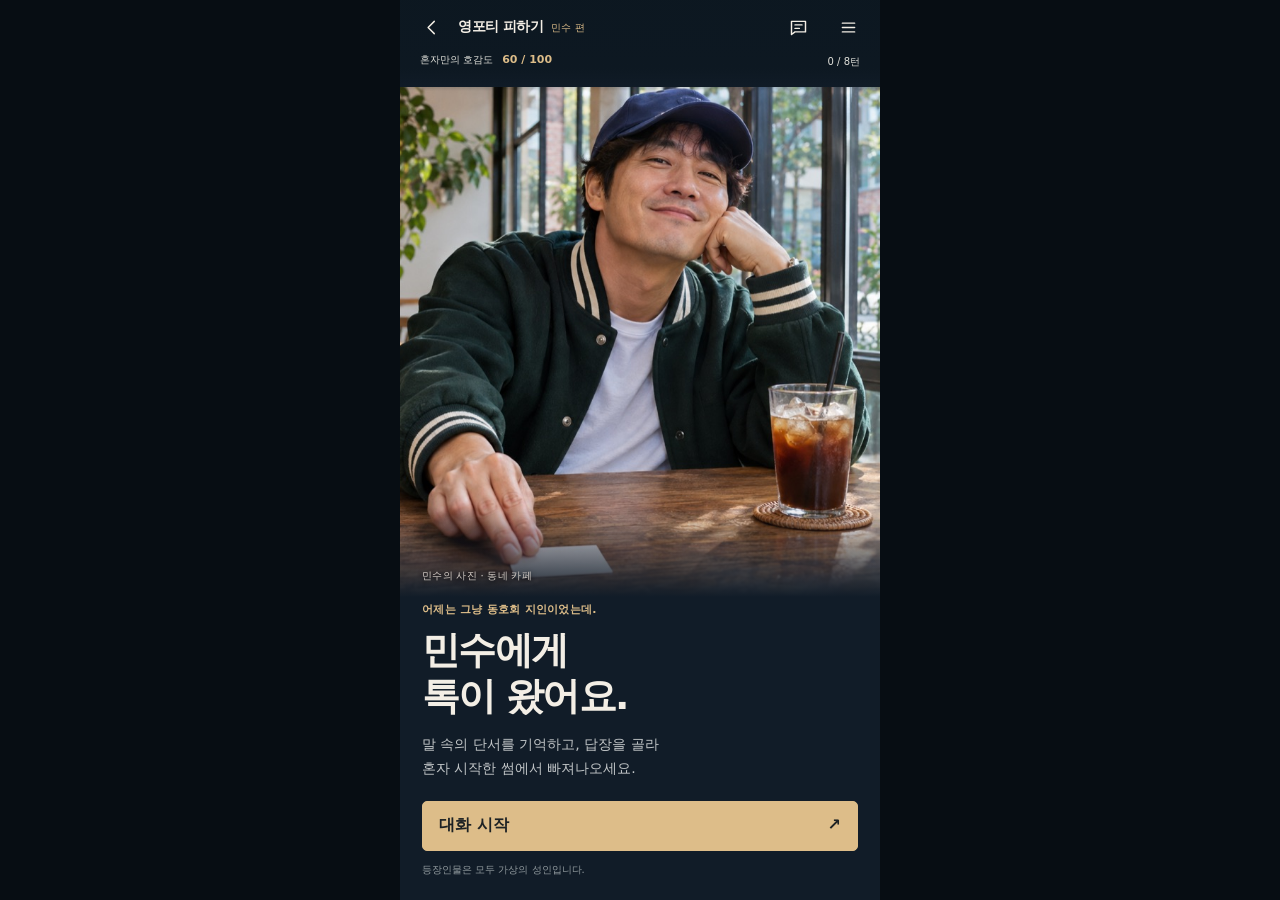
<file: index.html>
<!doctype html>
<html lang="ko">
<head>
  <meta charset="utf-8">
  <meta name="viewport" content="width=device-width, initial-scale=1, viewport-fit=cover">
  <meta http-equiv="Content-Security-Policy" content="default-src 'self'; connect-src 'none'; object-src 'none'; frame-src 'none'; base-uri 'none'; form-action 'none'">
  <meta name="theme-color" content="#111922">
  <title>영포티 피하기 | 민수와의 대화</title>
  <meta name="description" content="보드게임 동호회 지인 민수와의 대화. 답장으로 상대의 혼자만의 호감도를 낮추는 한국어 선택형 게임.">
  <meta name="robots" content="noindex, follow">
  <meta property="og:type" content="website">
  <meta property="og:title" content="영포티 피하기">
  <meta property="og:description" content="민수에게 뭐라고 답할까요? 최대 여덟 번의 답장으로 대화의 흐름이 달라집니다.">
  <meta property="og:url" content="https://emfls.github.io/youngforty-escape-preview/">
  <meta property="og:image" content="https://emfls.github.io/youngforty-escape-preview/images/cafe-open.jpg">
  <meta property="og:image:alt" content="영포티 피하기의 가상 카페 장면">
  <link rel="canonical" href="https://emfls.github.io/youngforty-escape-preview/">
  <link rel="preload" as="image" href="./images/cafe.jpg" fetchpriority="high">
  <link rel="icon" href="./mark.svg" type="image/svg+xml">
  <link rel="stylesheet" href="./chat.css?v=10">
  <script type="module" src="./messenger.mjs?v=10"></script>
</head>
<body>
  <main class="novel" id="game" data-mode="welcome" aria-label="영포티 피하기">
    <header class="game-header">
      <div class="toolbar">
        <a class="icon-button" id="back" href="./episodes.html" aria-label="뒤로가기"><svg viewBox="0 0 24 24" aria-hidden="true"><path d="m14 5-7 7 7 7"/></svg></a>
        <div class="game-title"><h1>영포티 피하기</h1><span>민수 편</span></div>
        <button class="icon-button" id="open-history" type="button" aria-label="대화 기록"><svg viewBox="0 0 24 24" aria-hidden="true"><path d="M4 5h16v12H8l-4 3Z M8 9h8 M8 13h5"/></svg></button>
        <details id="room-options" class="room-options">
          <summary class="icon-button" aria-label="게임 메뉴"><svg viewBox="0 0 24 24" aria-hidden="true"><path d="M5 7h14 M5 12h14 M5 17h14"/></svg></summary>
          <div class="menu-panel">
            <p>대화 설정</p>
            <label><input id="fast" type="checkbox"> 타이핑 생략</label>
            <label><input id="sound" type="checkbox"> 알림 소리</label>
            <a href="./episodes.html">사진 이야기 목록</a>
            <button id="block" type="button">차단하고 대화 끝내기</button>
          </div>
        </details>
      </div>
      <div class="interest">
        <label for="score">혼자만의 호감도 <strong id="score-value">60 / 100</strong></label>
        <span id="turn-count">0 / 8턴</span>
        <meter id="score" min="0" max="100" value="60"></meter>
      </div>
    </header>

    <div class="photo-stage" id="photo-stage">
      <img id="scene-photo" src="./images/cafe.jpg" width="1280" height="720" fetchpriority="high" decoding="async" alt="카페 테이블에 앉은 가상의 민수">
      <p class="photo-caption" id="photo-caption">민수의 사진 · 동네 카페</p>
    </div>

    <section class="story-panel" id="story-panel">
      <div class="welcome" id="welcome">
        <p class="eyebrow">어제는 그냥 동호회 지인이었는데.</p>
        <h2 id="welcome-title" tabindex="-1">민수에게<br>톡이 왔어요.</h2>
        <p class="welcome-copy">말 속의 단서를 기억하고, 답장을 골라<br>혼자 시작한 썸에서 빠져나오세요.</p>
        <button class="primary" id="start" type="button">대화 시작 <span aria-hidden="true">↗</span></button>
        <p class="fiction">등장인물은 모두 가상의 성인입니다.</p>
        <noscript>게임을 시작하려면 자바스크립트를 켜 주세요.</noscript>
      </div>
      <div id="dialogue" hidden>
        <div class="speaker-row"><span id="speaker" class="nameplate">민수</span><span class="scene-note">개인 대화</span></div>
        <button id="dialogue-line" class="dialogue-line" type="button" aria-label="현재 대사">
          <span id="dialogue-text" class="dialogue-text" aria-hidden="true"></span>
        </button>
        <p class="sr-only" id="spoken-line" role="status" aria-live="polite"></p>
        <p id="feedback" class="feedback" role="status" hidden></p>
        <div class="choice-area" id="choice-area" hidden>
          <p id="reply-title" class="eyebrow" tabindex="-1">어떻게 답할까요?</p>
          <div class="replies" id="replies"></div>
        </div>
        <button id="advance" class="dialogue-advance" type="button" aria-label="다음 대사"><span id="next-label">다음 ▸</span></button>
      </div>
    </section>

    <section class="result" id="result" hidden aria-labelledby="ending-title">
      <div class="result-content">
        <p class="eyebrow" id="result-status"></p>
        <h2 id="ending-title" tabindex="-1"></h2>
        <p id="ending-copy"></p>
        <dl class="result-stats"><div><dt>진행</dt><dd id="result-turns"></dd></div><div><dt>호감도</dt><dd id="result-score"></dd></div></dl>
        <h3 id="highlights-title"></h3><ul id="highlights"></ul>
        <label id="copy-fallback" hidden>결과 문구<textarea id="share-text" readonly rows="3"></textarea></label>
        <p id="copy-status" class="copy-status" role="status"></p>
      </div>
      <div class="end-actions"><button class="primary" id="restart" type="button">다시 하기</button><button id="share" type="button">결과 복사</button></div>
    </section>

    <dialog id="history-dialog" class="history-dialog" aria-labelledby="history-title">
      <header><div><p class="eyebrow">놓친 단서가 있었나요?</p><h2 id="history-title">대화 기록</h2></div><button class="icon-button" id="close-history" type="button" aria-label="대화 기록 닫기">✕</button></header>
      <ol id="history-log" class="history-log" aria-label="민수와 나의 이전 대화"></ol>
      <p class="history-empty" id="history-empty">대화를 시작하면 여기에 기록돼요.</p>
      <p class="history-footer">기록을 닫으면 읽던 대화로 돌아갑니다.</p>
    </dialog>
  </main>
</body>
</html>
</file>
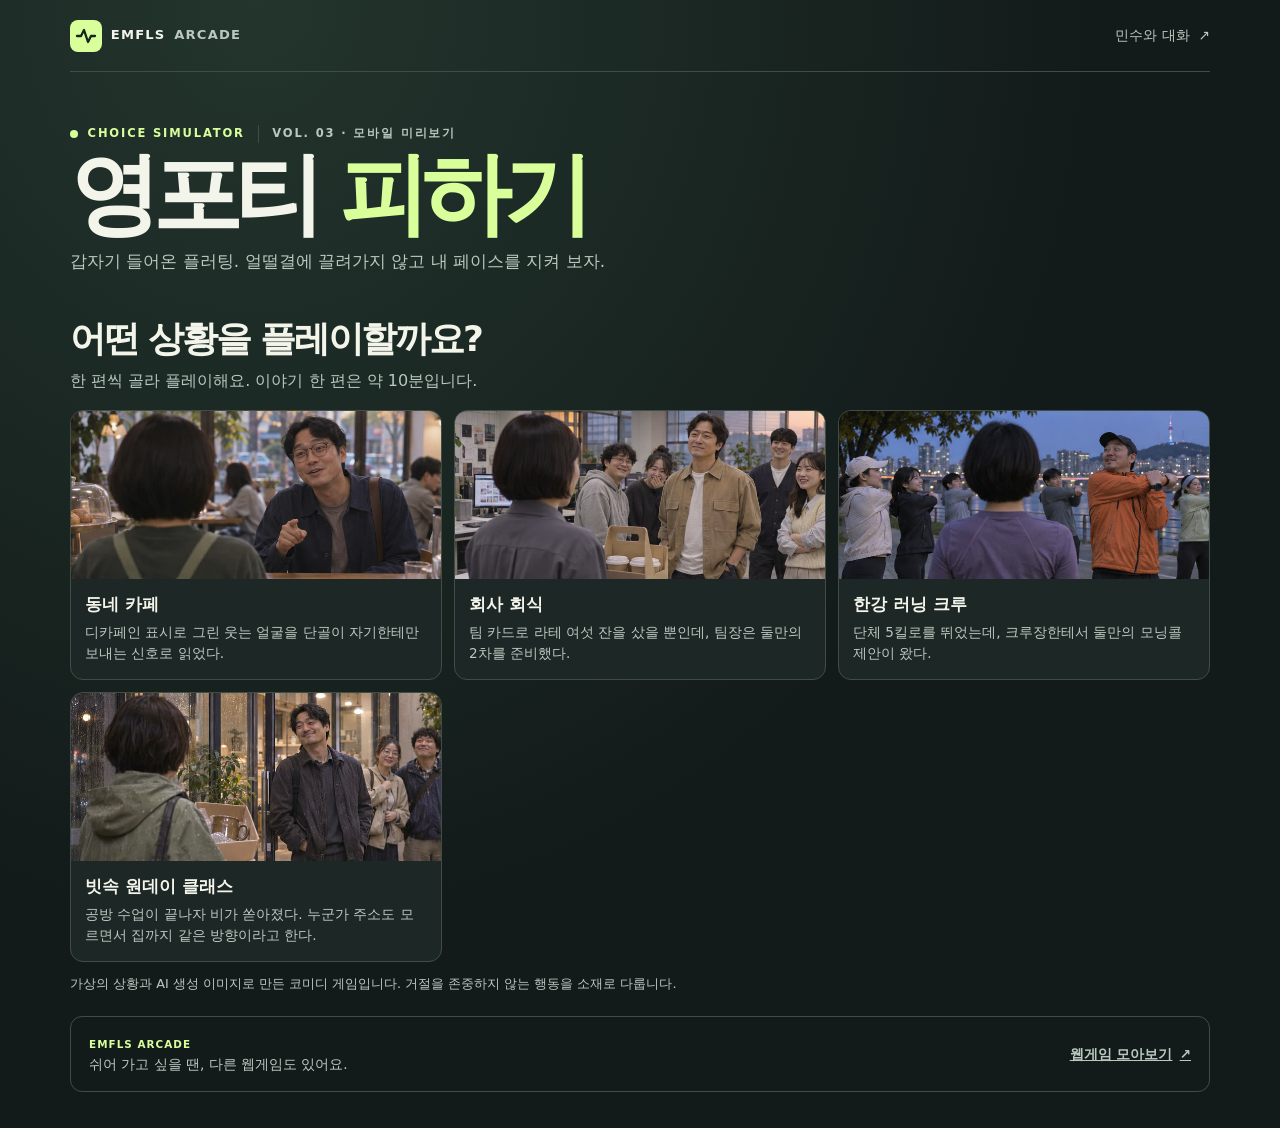
<file: episodes.html>
<!doctype html>
<html lang="ko">
<head>
  <meta charset="utf-8">
  <meta name="viewport" content="width=device-width, initial-scale=1">
  <meta http-equiv="Content-Security-Policy" content="default-src 'self'; connect-src 'none'; object-src 'none'; frame-src 'none'; base-uri 'none'; form-action 'none'">
  <meta name="theme-color" content="#131b1a">
  <title>영포티 피하기 | 선 긋기 선택형 웹게임</title>
  <meta name="description" content="카페, 회식, 러닝 크루, 빗속 공방의 사진 이야기에서 상황을 하나 골라 플레이하세요.">
  <meta name="robots" content="noindex, follow">
  <meta property="og:type" content="website">
  <meta property="og:title" content="영포티 피하기">
  <meta property="og:description" content="네 가지 사진 이야기 중 하나를 골라 플레이하세요. 어떻게 답하느냐에 따라 후일담이 달라져요.">
  <meta property="og:url" content="https://emfls.github.io/youngforty-escape-preview/episodes.html">
  <meta property="og:image" content="https://emfls.github.io/youngforty-escape-preview/images/cafe-open.jpg">
  <meta property="og:image:alt" content="카페 주문대에서 손님을 맞는 바리스타">
  <link rel="canonical" href="https://emfls.github.io/youngforty-escape-preview/episodes.html">
  <link rel="icon" href="./mark.svg" type="image/svg+xml">
  <link rel="stylesheet" href="./style.css?v=4">
  <script type="module" src="./game.mjs?v=4"></script>
</head>
<body>
  <header class="site-header shell">
    <a class="brand" href="/game/" aria-label="EMFLS 웹게임 목록"><img src="./mark.svg" alt="" width="32" height="32"> EMFLS <span>ARCADE</span></a>
    <a class="back" href="./">민수와 대화 <span aria-hidden="true">↗</span></a>
  </header>

  <main class="shell">
    <div class="masthead">
      <p class="eyebrow"><span></span> CHOICE SIMULATOR <span class="edition">VOL. 03 · 모바일 미리보기</span></p>
      <h1>영포티 <em>피하기</em></h1>
      <p>갑자기 들어온 플러팅. 얼떨결에 끌려가지 않고 내 페이스를 지켜 보자.</p>
    </div>

    <section id="episode-menu" aria-labelledby="menu-title">
      <h2 id="menu-title" tabindex="-1">어떤 상황을 플레이할까요?</h2>
      <p class="menu-intro">한 편씩 골라 플레이해요. 이야기 한 편은 약 10분입니다.</p>
      <ul id="episode-list" class="episode-list"></ul>
      <noscript><p class="note">게임을 하려면 브라우저에서 자바스크립트를 켜 주세요.</p></noscript>
    </section>

    <section id="game" class="game" aria-label="영포티 피하기 게임" hidden>
      <div class="progress-row">
        <button id="back-to-menu" class="back-button" type="button">← 상황 목록</button>
        <p id="chapter-label"></p>
        <p id="story-progress" class="score"></p>
      </div>

      <div id="story-screen" class="play-area" hidden>
        <figure class="scene">
          <img id="photo" alt="" width="760" height="332">
          <figcaption><span class="scene-dot"></span><span id="photo-caption"></span></figcaption>
        </figure>
        <div class="story">
          <p class="story-tag" id="story-tag"></p>
          <h2 id="story-title" tabindex="-1"></h2>
          <p id="story-reaction" class="reaction" hidden></p>
          <div id="story-copy" class="story-copy"></div>
          <figure class="quote" id="quote" hidden>
            <figcaption id="speaker"></figcaption>
            <blockquote id="line"></blockquote>
          </figure>
          <div class="actions" id="actions"></div>
        </div>
      </div>

    </section>

    <p class="note">가상의 상황과 AI 생성 이미지로 만든 코미디 게임입니다. 거절을 존중하지 않는 행동을 소재로 다룹니다.</p>

    <aside class="banner" aria-label="EMFLS 추천 배너">
      <div><span>EMFLS ARCADE</span><p>쉬어 가고 싶을 땐, 다른 웹게임도 있어요.</p></div>
      <a href="/game/">웹게임 모아보기 <span aria-hidden="true">↗</span></a>
    </aside>
  </main>
</body>
</html>
</file>
<file: chat.css>
:root {
  color-scheme: dark;
  --ink: #f3eee5;
  --muted: #a9b0b7;
  --gold: #ddbd89;
  --panel: #111c28;
  font: 17px/1.65 -apple-system, BlinkMacSystemFont, "Apple SD Gothic Neo", "Malgun Gothic", system-ui, sans-serif;
  color: var(--ink);
  background: #070d13;
}
* { box-sizing: border-box; }
body { margin: 0; }
button, a, summary, textarea { font: inherit; -webkit-tap-highlight-color: transparent; }
button, summary { cursor: pointer; }
button, a, summary { touch-action: manipulation; }
button { color: inherit; }
a { color: inherit; text-decoration: none; }
button { border: 1px solid #66717a; background: #1c2a37; }
button:disabled { cursor: default; }
[hidden] { display: none !important; }
p, h1, h2, h3, dl, dd { margin: 0; }
:focus-visible { outline: 2px solid var(--gold); outline-offset: 3px; }
.sr-only { position: absolute; width: 1px; height: 1px; overflow: hidden; clip-path: inset(50%); white-space: nowrap; }
.novel {
  position: relative; isolation: isolate;
  width: min(100%, 480px); height: 100vh; height: 100dvh;
  margin-inline: auto; overflow: hidden;
  display: flex; flex-direction: column; background: var(--panel);
}
.game-header {
  position: absolute; inset: 0 0 auto; z-index: 3;
  padding-top: env(safe-area-inset-top);
  background: linear-gradient(#0c1720ed, #0c1720c9 75%, #0c172000);
}
.toolbar { display: flex; align-items: center; padding: 3px max(8px, env(safe-area-inset-right)) 0 max(8px, env(safe-area-inset-left)); gap: 2px; }
.icon-button { display: grid; place-items: center; width: 48px; height: 48px; flex: none; padding: 0; border: 0; background: transparent; border-radius: 10px; }
.icon-button svg { width: 21px; height: 21px; stroke: currentColor; fill: none; stroke-width: 1.65; stroke-linecap: round; stroke-linejoin: round; }
.game-title { display: flex; align-items: baseline; flex: 1; gap: 8px; min-width: 0; }
.game-title h1 { font-size: 14px; letter-spacing: -.035em; white-space: nowrap; font-weight: 650; }
.game-title > span { color: var(--gold); font-size: 10px; white-space: nowrap; }
.interest { display: grid; grid-template-columns: 1fr auto; gap: 2px 14px; padding: 0 max(20px, env(safe-area-inset-right)) 17px max(20px, env(safe-area-inset-left)); font-size: 10px; color: #e1e1db; }
.interest label { display: flex; gap: 9px; align-items: baseline; }
.interest strong { color: var(--gold); font-size: 11px; font-variant-numeric: tabular-nums; }
#turn-count { grid-area: 1 / 2 / 3; align-self: center; font-variant-numeric: tabular-nums; }
.interest meter { width: 100%; height: 3px; appearance: none; }
meter::-webkit-meter-bar { border: 0; border-radius: 2px; background: #e7dbc52e; }
meter::-webkit-meter-optimum-value { background: var(--gold); border-radius: 2px; }
meter::-moz-meter-bar { background: var(--gold); }
.room-options summary { list-style: none; }
.room-options summary::-webkit-details-marker { display: none; }
.room-options[open] summary, .icon-button:hover { background: #d6c4a51c; }
.menu-panel { position: absolute; z-index: 4; right: 12px; top: 100%; width: min(270px, calc(100% - 24px)); border: 1px solid #786b57; border-radius: 12px; padding: 7px; background: #14212c; box-shadow: 0 12px 35px #0007; }
.menu-panel p { padding: 7px 10px; font-size: 12px; color: var(--gold); }
.menu-panel :is(label, a, button) { display: flex; align-items: center; gap: 9px; width: 100%; min-height: 48px; padding: 9px 10px; font-size: 15px; border: 0; border-radius: 7px; background: transparent; text-align: left; }
.menu-panel :is(label, a, button):hover { background: #ffffff0a; }
.menu-panel input { width: 19px; height: 19px; accent-color: var(--gold); }
.menu-panel button { color: #e9b4a8; }
.menu-panel button:disabled { opacity: .5; }
.photo-stage { position: relative; flex: 1 1 0; min-height: 0; overflow: hidden; background: #111c28; }
.photo-stage img { position: absolute; top: calc(87px + env(safe-area-inset-top)); display: block; width: 100%; height: calc(100% - 87px - env(safe-area-inset-top)); object-fit: cover; object-position: 60% 30%; }
.photo-stage::after { content: ""; position: absolute; pointer-events: none; inset: auto 0 0; height: 90px; background: linear-gradient(transparent, #111c28); }
.photo-caption { position: absolute; z-index: 1; bottom: 12px; left: 22px; color: #f7efe6d9; font-size: 10px; letter-spacing: .03em; text-shadow: 0 1px 5px #000; }
.story-panel { position: relative; flex: none; min-height: 24dvh; max-height: 63dvh; padding: 7px max(22px, env(safe-area-inset-right)) max(18px, env(safe-area-inset-bottom)) max(22px, env(safe-area-inset-left)); overflow-y: auto; overscroll-behavior: contain; scrollbar-width: thin; scrollbar-color: #897454 transparent; background: var(--panel); }
.novel:is([data-mode="dialogue"], [data-mode="choices"]) .story-panel { display: flex; height: min(clamp(290px, 44dvh, 470px), calc(100dvh - 180px - env(safe-area-inset-top))); min-height: 0; max-height: none; overflow: hidden; }
#dialogue { display: flex; flex: 1; flex-direction: column; min-height: 0; width: 100%; }
.speaker-row, .dialogue-line, .dialogue-advance, .feedback { flex: none; }
.novel[data-mode="welcome"] .story-panel { padding-top: 4px; padding-bottom: max(22px, env(safe-area-inset-bottom)); }
.eyebrow { color: var(--gold); font-size: 11px; letter-spacing: .025em; font-weight: 600; }
.welcome h2 { margin: 8px 0 12px; font-size: clamp(28px, 7.7vw, 38px); line-height: 1.22; letter-spacing: -.045em; font-weight: 650; }
.welcome-copy { color: #c1c5c7; font-size: 14px; line-height: 1.75; }
.primary { border: 1px solid var(--gold); background: var(--gold); color: #1d2224; font-weight: 700; }
.welcome .primary { display: flex; justify-content: space-between; align-items: center; width: 100%; min-height: 50px; margin-top: 20px; padding: 9px 16px; font-size: 16px; border-radius: 5px; }
.fiction { margin-top: 11px; font-size: 10px; color: #929b9f; }
.speaker-row { display: flex; align-items: center; gap: 10px; margin-bottom: 4px; }
.nameplate { color: var(--gold); font-size: 14px; font-weight: 750; border-bottom: 1px solid #8c7451; padding-bottom: 2px; min-width: 28px; }
.scene-note { color: #8997a3; font-size: 10px; }
.dialogue-line { display: block; width: 100%; padding: 0; border: 0; background: transparent; text-align: left; }
.dialogue-text { display: block; min-height: 3.4em; font-size: 18px; font-weight: 450; line-height: 1.75; letter-spacing: -.018em; white-space: pre-wrap; overflow-wrap: anywhere; word-break: keep-all; }
.dialogue-line:disabled { color: inherit; }
.dialogue-advance { margin-top: auto; }
#next-label { width: 100%; text-align: center; }
.feedback { margin: 8px 0; color: #aeb7bd; font-size: 11px; line-height: 1.6; }
.feedback strong { color: var(--gold); margin-right: 5px; }
.choice-area { flex: 1 1 auto; min-height: 0; overflow-y: auto; overscroll-behavior: contain; scrollbar-width: thin; padding-top: 10px; border-top: 1px solid #43505d; margin-top: 10px; }
.choice-area .eyebrow { margin-bottom: 9px; }
.replies { display: grid; gap: 9px; padding-bottom: 2px; }
.replies button, .dialogue-advance { display: flex; align-items: flex-start; gap: 10px; min-height: 50px; width: 100%; padding: 12px; border: 1px solid #7b7467; border-radius: 5px; background: #192733; text-align: left; font-size: 16px; line-height: 1.65; letter-spacing: -.02em; overflow-wrap: anywhere; word-break: keep-all; }
.replies button:hover, .dialogue-advance:hover { background: #283541; border-color: var(--gold); }
.replies button > span { color: var(--gold); flex: none; font-size: 11px; padding-top: 4px; }
.result { position: absolute; z-index: 2; bottom: 0; inset-inline: 0; max-height: 76dvh; display: flex; flex-direction: column; border-top: 1px solid #b39b744d; background: #101c28f5; box-shadow: 0 -40px 60px #111c2845; padding: 24px max(24px, env(safe-area-inset-right)) max(20px, env(safe-area-inset-bottom)) max(24px, env(safe-area-inset-left)); }
.result-content { min-height: 0; overflow-y: auto; overscroll-behavior: contain; scrollbar-width: thin; }
.result h2 { margin: 8px 0 14px; font-size: 27px; line-height: 1.3; letter-spacing: -.045em; word-break: keep-all; }
#ending-copy { font-size: 16px; line-height: 1.8; color: #deddd7; word-break: keep-all; overflow-wrap: anywhere; }
.result-stats { display: flex; gap: 26px; padding-block: 17px; margin-block: 16px; border-block: 1px solid #89908442; }
.result-stats div { display: flex; align-items: baseline; gap: 9px; }
.result-stats dt { color: var(--muted); font-size: 11px; }
.result-stats dd { color: var(--gold); font-size: 16px; font-variant-numeric: tabular-nums; }
.result h3 { font-size: 11px; color: var(--gold); }
#highlights { padding-left: 17px; margin: 8px 0 0; font-size: 13px; color: #c4cacf; line-height: 1.8; }
#highlights li + li { margin-top: 8px; }
.end-actions { display: grid; grid-template-columns: 1fr 1fr; gap: 10px; margin-top: 20px; flex: none; }
.end-actions button { border-radius: 5px; min-height: 50px; font-size: 15px; }
.copy-status { font-size: 12px; color: var(--gold); margin-top: 10px; }
#copy-fallback { display: block; margin-top: 14px; font-size: 12px; }
#share-text { width: 100%; font-size: 16px; margin-top: 5px; padding: 9px; border-radius: 4px; border: 1px solid #6c7b86; background: #0c1621; color: var(--ink); }
.history-dialog { width: min(100%, 480px); height: 100vh; height: 100dvh; max-width: none; max-height: none; margin: auto; padding: 0 max(20px, env(safe-area-inset-right)) 0 max(20px, env(safe-area-inset-left)); border: 0; background: #101c28; color: var(--ink); }
.history-dialog[open] { display: flex; flex-direction: column; }
.history-dialog::backdrop { background: #04080de0; }
.history-dialog header { display: flex; align-items: center; justify-content: space-between; padding-top: max(15px, env(safe-area-inset-top)); padding-bottom: 16px; border-bottom: 1px solid #56616c; flex: none; }
.history-dialog h2 { font-size: 22px; line-height: 1.4; }
.history-log { list-style: none; padding: 22px 0; margin: 0; flex: 1; overflow-y: auto; overscroll-behavior: contain; }
.history-log li { padding-bottom: 23px; }
.history-log strong { display: block; color: var(--gold); font-size: 12px; margin-bottom: 5px; }
.history-log p { font-size: 17px; line-height: 1.8; white-space: pre-wrap; overflow-wrap: anywhere; word-break: keep-all; }
.history-log .sent strong { color: #a7c5d2; }
.history-empty { font-size: 16px; padding-block: 30px; }
.history-footer { padding-block: 14px max(18px, env(safe-area-inset-bottom)); color: var(--muted); font-size: 11px; flex: none; }
@media (max-width: 350px) {
  .game-title > span { display: none; }
  .story-panel { padding-inline: 17px; }
  .welcome h2 { font-size: 28px; }
  .welcome .primary { margin-top: 14px; }
  .fiction { margin-top: 8px; }
  .replies button, .dialogue-advance { padding: 10px; }
  .dialogue-text { font-size: 17px; }
}
@media (max-height: 650px) {
  .novel[data-mode="ending"] .photo-stage { flex: none; height: 42dvh; }
  .result { max-height: 68dvh; }
}
@media (prefers-reduced-motion: no-preference) {
  .photo-stage img { animation: arrive .25s ease-out; }
  @keyframes arrive { from { opacity: .6; } to { opacity: 1; } }
}
</file>
<file: style.css>
:root {
  color-scheme: dark;
  --bg: #131b1a;
  --panel: #1d2725;
  --line: #3e4e47;
  --text: #f3f5eb;
  --muted: #bac8bf;
  --mint: #d8ff9a;
  --coral: #ffc2ae;
  font: 16px/1.55 -apple-system, BlinkMacSystemFont, "Apple SD Gothic Neo", "Malgun Gothic", system-ui, sans-serif;
}
* { box-sizing: border-box; }
body { margin: 0; background: radial-gradient(ellipse at 20% 0%, #23352d, transparent 52rem), var(--bg); color: var(--text); }
a { color: inherit; }
p, figure, blockquote, ol { margin: 0; }
button { font: inherit; }
[hidden] { display: none !important; }
:focus-visible { outline: 3px solid var(--mint); outline-offset: 4px; }
.shell { width: min(1140px, calc(100% - 48px)); margin-inline: auto; }
.site-header { min-height: 72px; display: flex; align-items: center; justify-content: space-between; border-bottom: 1px solid var(--line); }
.brand, .back { display: inline-flex; gap: .55rem; align-items: center; text-decoration: none; }
.brand { font-size: .82rem; font-weight: 850; letter-spacing: .09em; }
.brand span, .back { color: var(--muted); }
.back { min-height: 44px; font-size: .87rem; }
.back:hover { color: var(--mint); }
.masthead { padding: clamp(26px, 5vw, 53px) 0 clamp(23px, 4vw, 39px); }
.eyebrow { display: flex; flex-wrap: wrap; align-items: center; gap: .6rem; font-size: .72rem; color: var(--mint); font-weight: 800; letter-spacing: .16em; }
.eyebrow > span:first-child, .scene-dot { width: .5rem; height: .5rem; border-radius: 50%; background: var(--mint); flex: none; }
.edition { margin-left: .25rem; padding-left: .8rem; border-left: 1px solid var(--line); color: var(--muted); }
h1 { margin: .28rem 0 .35rem; font-size: clamp(2.6rem, 8vw, 5.6rem); line-height: 1.06; letter-spacing: -.09em; }
h1 em { color: var(--mint); font-style: normal; }
.masthead > p:last-child { color: var(--muted); font-size: clamp(.9rem, 2vw, 1.06rem); }
.game { overflow: hidden; border: 1px solid var(--line); border-radius: 20px; background: var(--panel); scroll-margin-top: 12px; }
.progress-row { min-height: 55px; display: grid; grid-template-columns: 1fr auto 1fr; align-items: center; gap: 10px; padding: 8px 20px; border-bottom: 1px solid var(--line); font-size: .83rem; }
#chapter-label { font-weight: 750; }
.score { justify-self: end; white-space: nowrap; color: var(--muted); }
.play-area { display: grid; grid-template-columns: minmax(0, 1fr) minmax(0, 1.12fr); }
.scene { position: relative; overflow: hidden; min-height: 350px; aspect-ratio: 1.4; background: #29372e; }
.scene img { display: block; position: absolute; width: 100%; height: 100%; object-fit: cover; }
.scene figcaption { position: absolute; bottom: 14px; left: 14px; right: 14px; width: fit-content; display: flex; align-items: center; gap: .55rem; padding: .42rem .7rem; color: white; background: #151b19ed; border-radius: 7px; font-size: .78rem; }
.story { display: flex; flex-direction: column; justify-content: center; padding: clamp(21px, 3.3vw, 40px); min-width: 0; }
.story-tag { color: var(--mint); font-size: .77rem; font-weight: 850; letter-spacing: .07em; }
h2 { margin: .26rem 0 .55rem; font-size: clamp(1.45rem, 3vw, 2.25rem); line-height: 1.2; letter-spacing: -.06em; word-break: keep-all; }
.story-copy { color: var(--muted); font-size: .94rem; }
.quote { margin-top: 14px; padding: 12px 14px; background: #293632; border-left: 3px solid #a9cb83; border-radius: 0 8px 8px 0; }
.quote figcaption { color: var(--mint); font-size: .74rem; font-weight: 800; }
blockquote { margin-top: 3px; font-size: .96rem; }
.actions { display: grid; gap: 8px; margin-top: 18px; }
.actions button { min-height: 46px; padding: .6rem .8rem; display: flex; align-items: center; gap: .7rem; border-radius: 8px; cursor: pointer; text-align: left; }
.primary { justify-content: space-between; border: 1px solid var(--mint); background: var(--mint); color: #18241b; font-weight: 850; }
.primary:hover { background: #eeffd2; }
.primary:disabled { opacity: .65; cursor: default; }
.choice { border: 1px solid var(--line); background: #26332e; color: var(--text); font-size: .9rem; }
.choice:hover { border-color: #9abe80; background: #304036; }
.choice span { flex: none; display: grid; place-items: center; min-width: 1.65rem; height: 1.65rem; padding-inline: .2rem; border-radius: 5px; background: #17231d; color: var(--mint); font-size: .72rem; font-weight: 800; }
.note { margin: 12px 0 22px; color: var(--muted); font-size: .8rem; }
.banner { display: flex; gap: 10px 18px; align-items: center; justify-content: space-between; flex-wrap: wrap; padding: 15px 18px; margin-bottom: 36px; border: 1px solid var(--line); border-radius: 12px; color: var(--muted); font-size: .85rem; }
.banner div > span { color: var(--mint); font-weight: 800; letter-spacing: .1em; font-size: .65rem; }
.banner a { display: inline-flex; gap: .45rem; align-items: center; min-height: 44px; font-weight: 750; }
@media (max-width: 790px) {
  .play-area { grid-template-columns: 1fr; }
  .scene { aspect-ratio: 16 / 9; min-height: 0; }
}
@media (max-width: 520px) {
  .shell { width: calc(100% - 26px); }
  .site-header { min-height: 55px; }
  .game { border-radius: 13px; }
  .progress-row { padding-inline: 10px; gap: 5px; font-size: .75rem; }
  .scene figcaption { inset: auto 8px 8px; font-size: .72rem; }
  .story { padding: 16px 14px 19px; }
}

.menu-intro { color: var(--muted); margin-bottom: 16px; }
.episode-list { display: grid; grid-template-columns: repeat(3, minmax(0, 1fr)); gap: 12px; padding: 0; margin: 0; list-style: none; }
.episode-card {
  display: grid; grid-template-rows: auto 1fr; align-content: start;
  width: 100%; height: 100%; padding: 0; text-align: left; cursor: pointer;
  border: 1px solid var(--line); border-radius: 13px; background: var(--panel); color: var(--text); overflow: hidden;
}
.episode-card:hover { border-color: var(--mint); }
.episode-card img { display: block; width: 100%; aspect-ratio: 2.2; height: auto; object-fit: cover; }
.episode-content { display: grid; align-content: start; gap: .3rem; padding: 12px 14px 15px; }
.episode-content strong { font-size: 1.05rem; }
.episode-content span { font-size: .85rem; color: var(--muted); }
.back-button {
  justify-self: start; min-height: 44px; padding: .2rem .45rem; border: 1px solid var(--line);
  border-radius: 7px; background: var(--bg); color: var(--text); cursor: pointer; white-space: nowrap;
}
.back-button:hover { border-color: var(--mint); }
#chapter-label { text-align: center; word-break: keep-all; }
.story-copy p + p, .quote p + p { margin-top: .55rem; }
.reaction {
  margin: .05rem 0 .7rem; padding: .55rem .75rem; border-left: 2px solid #a9cb83;
  background: #263632; color: var(--text); font-size: .85rem;
}
.actions button { overflow-wrap: anywhere; word-break: keep-all; }

@media (max-width: 690px) {
  .episode-list { grid-template-columns: repeat(2, minmax(0, 1fr)); gap: 9px; }
  .episode-content { padding: 10px; }
  .episode-content strong { font-size: .94rem; word-break: keep-all; }
  .episode-content span { font-size: .79rem; }
}
</file>
